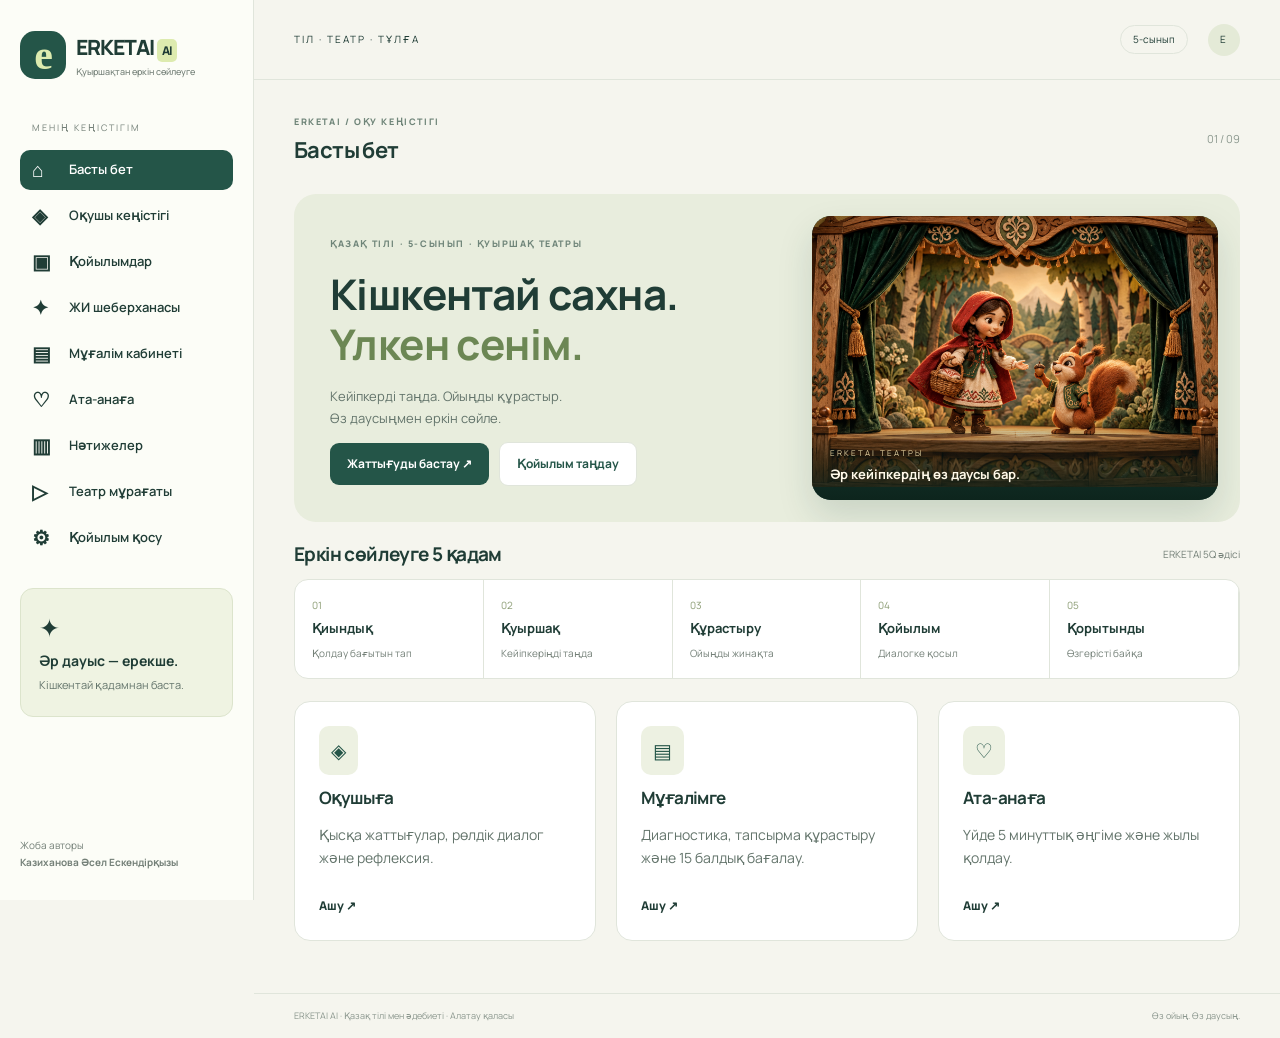
<file: index.html>
<!doctype html><html lang="kk"><head><meta charset="utf-8"><meta name="viewport" content="width=device-width,initial-scale=1"><meta name="theme-color" content="#173e36"><meta name="description" content="ERKETAI AI — 5-сынып оқушыларының қазақша ауызша сөйлеуін дамытуға арналған қуыршақ театры платформасы"><title>Басты бет · ERKETAI AI</title><link rel="stylesheet" href="styles.css?v=3"></head><body data-page="index"><a class="skip-link" href="#main">Мазмұнға өту</a><aside class="sidebar"><a class="brand" href="index.html"><span class="brandmark">е</span><span>ERKETAI <i>AI</i><small>Қуыршақтан еркін сөйлеуге</small></span></a><span class="nav-label">МЕНІҢ КЕҢІСТІГІМ</span><nav aria-label="Негізгі навигация"><a href="index.html" aria-current="page"><span>⌂</span>Басты бет</a><a href="student.html" ><span>◈</span>Оқушы кеңістігі</a><a href="plays.html" ><span>▣</span>Қойылымдар</a><a href="ai.html" ><span>✦</span>ЖИ шеберханасы</a><a href="teacher.html" ><span>▤</span>Мұғалім кабинеті</a><a href="parents.html" ><span>♡</span>Ата-анаға</a><a href="results.html" ><span>▥</span>Нәтижелер</a><a href="media.html" ><span>▷</span>Театр мұрағаты</a><a href="admin.html"><span>⚙</span>Қойылым қосу</a></nav><div class="side-note"><span>✦</span><strong>Әр дауыс — ерекше.</strong><p>Кішкентай қадамнан баста.</p></div><div class="author">Жоба авторы<br><strong>Казиханова Әсел Ескендірқызы</strong></div></aside><div class="shell"><header><span>ТІЛ · ТЕАТР · ТҰЛҒА</span><div><span class="badge">5-сынып</span><span class="avatar">Е</span></div></header><main id="main"><div class="pagehead"><div><span class="eyebrow">ERKETAI / ОҚУ КЕҢІСТІГІ</span><h2>Басты бет</h2></div><span class="page-number">01 / 09</span></div><div class="hero"><div><span class="eyebrow">ҚАЗАҚ ТІЛІ · 5-СЫНЫП · ҚУЫРШАҚ ТЕАТРЫ</span><h1>Кішкентай сахна.<br><em>Үлкен сенім.</em></h1><p>Кейіпкерді таңда. Ойыңды құрастыр.<br>Өз даусыңмен еркін сөйле.</p><div class="actions"><a class="button" href="student.html">Жаттығуды бастау ↗</a><a class="button light" href="plays.html">Қойылым таңдау</a></div></div><figure class="theatre-art"><img src="assets/erketai-theatre.png" alt="Қазақы өрнекті театр сахнасындағы Қызыл телпек пен тиін" width="1536" height="1024" fetchpriority="high"><figcaption><span>ERKETAI ТЕАТРЫ</span><strong>Әр кейіпкердің өз даусы бар.</strong></figcaption></figure></div><div class="sectionhead"><h2>Еркін сөйлеуге 5 қадам</h2><span>ERKETAI 5Q әдісі</span></div><div class="steps"><a href="teacher.html"><small>01</small><strong>Қиындық</strong><span>Қолдау бағытын тап</span></a><a href="plays.html"><small>02</small><strong>Қуыршақ</strong><span>Кейіпкеріңді таңда</span></a><a href="ai.html"><small>03</small><strong>Құрастыру</strong><span>Ойыңды жинақта</span></a><a href="student.html"><small>04</small><strong>Қойылым</strong><span>Диалогке қосыл</span></a><a href="results.html"><small>05</small><strong>Қорытынды</strong><span>Өзгерісті байқа</span></a></div><div class="grid three"><article class="card"><span class="icon">◈</span><h3>Оқушыға</h3><p>Қысқа жаттығулар, рөлдік диалог және рефлексия.</p><a class="textlink" href="student.html">Ашу ↗</a></article><article class="card"><span class="icon">▤</span><h3>Мұғалімге</h3><p>Диагностика, тапсырма құрастыру және 15 балдық бағалау.</p><a class="textlink" href="teacher.html">Ашу ↗</a></article><article class="card"><span class="icon">♡</span><h3>Ата-анаға</h3><p>Үйде 5 минуттық әңгіме және жылы қолдау.</p><a class="textlink" href="parents.html">Ашу ↗</a></article></div></main><footer>ERKETAI AI · Қазақ тілі мен әдебиеті · Алатау қаласы<span>Өз ойың. Өз даусың.</span></footer></div><script type="module" src="js/app.js?v=3"></script></body></html>
</file>
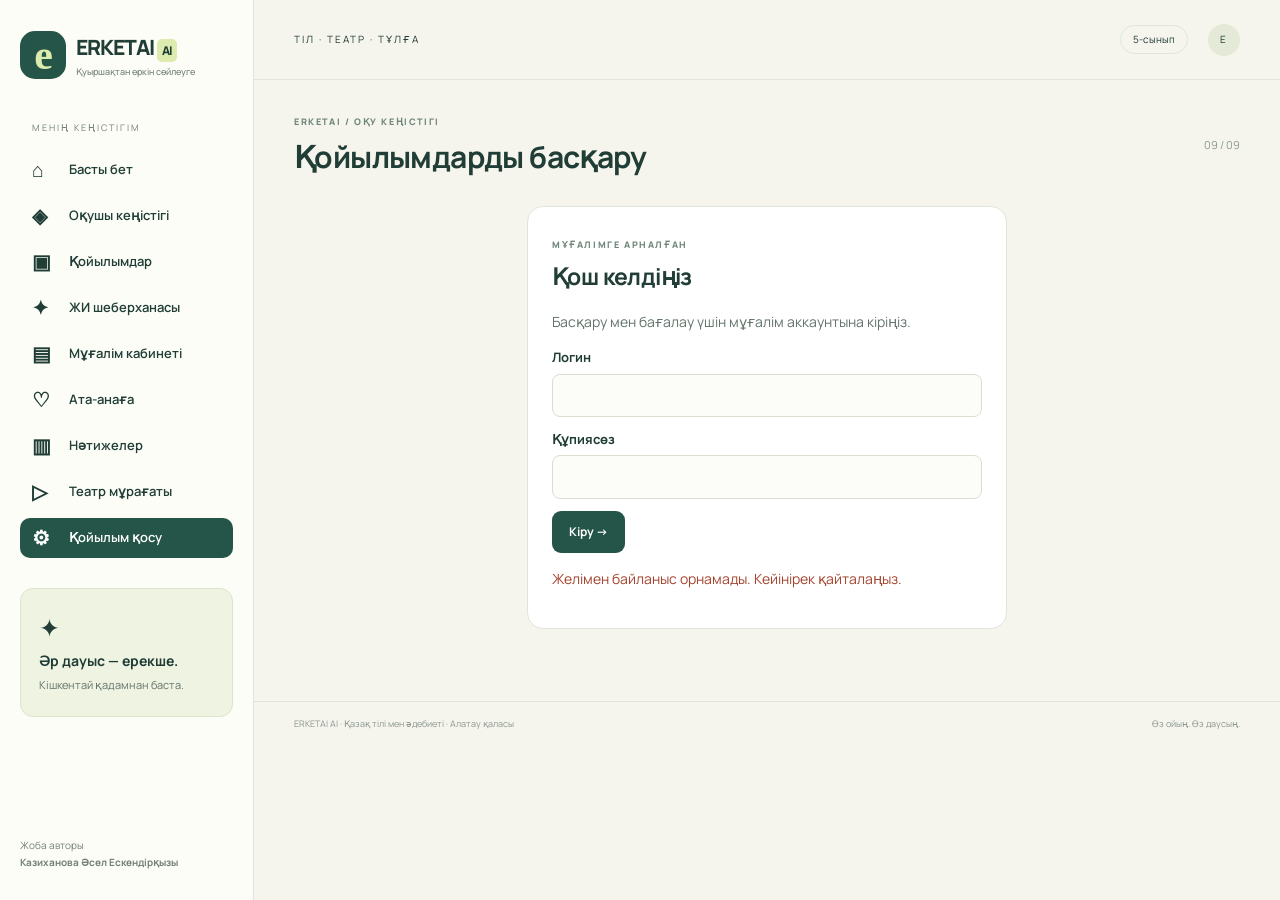
<file: admin.html>
<!doctype html><html lang="kk"><head><meta charset="utf-8"><meta name="viewport" content="width=device-width,initial-scale=1"><meta name="theme-color" content="#173e36"><meta name="description" content="ERKETAI AI — 5-сынып оқушыларының қазақша ауызша сөйлеуін дамытуға арналған қуыршақ театры платформасы"><title>Қойылымдарды басқару · ERKETAI AI</title><link rel="stylesheet" href="styles.css?v=3"></head><body data-page="admin"><a class="skip-link" href="#main">Мазмұнға өту</a><aside class="sidebar"><a class="brand" href="index.html"><span class="brandmark">е</span><span>ERKETAI <i>AI</i><small>Қуыршақтан еркін сөйлеуге</small></span></a><span class="nav-label">МЕНІҢ КЕҢІСТІГІМ</span><nav aria-label="Негізгі навигация"><a href="index.html" ><span>⌂</span>Басты бет</a><a href="student.html" ><span>◈</span>Оқушы кеңістігі</a><a href="plays.html" ><span>▣</span>Қойылымдар</a><a href="ai.html" ><span>✦</span>ЖИ шеберханасы</a><a href="teacher.html"><span>▤</span>Мұғалім кабинеті</a><a href="parents.html" ><span>♡</span>Ата-анаға</a><a href="results.html" ><span>▥</span>Нәтижелер</a><a href="media.html" ><span>▷</span>Театр мұрағаты</a><a href="admin.html" aria-current="page"><span>⚙</span>Қойылым қосу</a></nav><div class="side-note"><span>✦</span><strong>Әр дауыс — ерекше.</strong><p>Кішкентай қадамнан баста.</p></div><div class="author">Жоба авторы<br><strong>Казиханова Әсел Ескендірқызы</strong></div></aside><div class="shell"><header><span>ТІЛ · ТЕАТР · ТҰЛҒА</span><div><span class="badge">5-сынып</span><span class="avatar">Е</span></div></header><main id="main"><div class="pagehead"><div><span class="eyebrow">ERKETAI / ОҚУ КЕҢІСТІГІ</span><h1>Қойылымдарды басқару</h1></div><span class="page-number">09 / 09</span></div><section id="auth-gate" class="card auth-card"><span class="eyebrow">МҰҒАЛІМГЕ АРНАЛҒАН</span><h2>Қош келдіңіз</h2><p>Басқару мен бағалау үшін мұғалім аккаунтына кіріңіз.</p><form id="login-form"><label>Логин<input id="login-user" autocomplete="username" required maxlength="80"></label><label>Құпиясөз<input id="login-password" type="password" autocomplete="current-password" required maxlength="128"></label><button id="login-submit">Кіру →</button><p id="login-status" role="status"></p></form></section><div id="auth-controls" class="toolbar" hidden><span>Мұғалім кеңістігі · Деректер ортақ базада сақталады</span><button class="light" id="logout">Шығу</button></div><div id="protected-content" hidden><div class="grid workspace"><section class="card"><div class="sectionhead"><h2>Қойылымдар</h2><button id="refresh-plays" class="light" type="button">Жаңарту</button><button id="new-play">+ Жаңа</button></div><label>Күйі<select id="admin-filter"><option value="all">Барлығы</option><option value="published">Жарияланған</option><option value="draft">Жоба</option><option value="archived">Мұрағат</option></select></label><div id="admin-list"></div><hr><label>Ресми YouTube арнасы<input id="channel-url" type="url" placeholder="https://www.youtube.com/@..."></label><button class="light" id="save-channel">Арнаны сақтау</button><p id="channel-status" role="status"></p></section><form class="card" id="play-editor"><span class="eyebrow">МАЗМҰНДЫ БАСҚАРУ</span><h2 id="editor-title">Жаңа қойылым</h2><label>Атауы<input id="edit-title" required maxlength="100"></label><label>Санат<select id="edit-category"><option>Ертегі</option><option>Мысал</option><option>Авторлық қойылым</option></select></label><label>Қысқаша сипаттама<textarea id="edit-summary" required maxlength="600"></textarea></label><div class="fields"><label>Күйі<select id="edit-status"><option value="draft">Жоба</option><option value="published">Жарияланған</option><option value="archived">Мұрағат</option></select></label><label>Ұзақтығы, минут<input id="edit-minutes" type="number" min="1" max="120" value="12" required></label></div><label>Кейіпкерлер — әрқайсысы жаңа жолдан<textarea id="edit-characters" required maxlength="1000"></textarea></label><label>Тірек сөздер — әрқайсысы жаңа жолдан<textarea id="edit-keywords" required maxlength="1000"></textarea></label><label>1-деңгей тапсырмасы<textarea id="edit-task-1" required maxlength="1000"></textarea></label><label>2-деңгей тапсырмасы<textarea id="edit-task-2" required maxlength="1000"></textarea></label><label>3-деңгей тапсырмасы<textarea id="edit-task-3" required maxlength="1000"></textarea></label><label>Жетелеуші сұрақтар — әрқайсысы жаңа жолдан<textarea id="edit-replicas" required maxlength="3000"></textarea></label><label>Толық сценарий<textarea id="edit-script" required maxlength="20000" style="min-height:240px"></textarea></label><label>Қойылым видеосының YouTube сілтемесі<input id="edit-video" type="url" placeholder="https://www.youtube.com/watch?v=..."></label><label>Мұқаба суретін таңдау<input id="edit-cover" type="file" accept="image/jpeg,image/png,image/webp"></label><img id="cover-preview" class="editor-cover" alt="Қойылым мұқабасының алдын ала көрінісі" src="assets/erketai-theatre.png"><p class="muted">Сурет автоматты кішірейтіледі. Баланың фотосын тек тиісті рұқсатпен жариялаңыз.</p><label class="check"><input id="publish-consent" type="checkbox">Материалды жариялауға құқығым бар; мазмұн мен баланың деректеріне қатысты рұқсаттарды тексердім.</label><button id="save-play">Сақтау</button><p id="editor-status" role="status"></p></form></div></div></main><footer>ERKETAI AI · Қазақ тілі мен әдебиеті · Алатау қаласы<span>Өз ойың. Өз даусың.</span></footer></div><script type="module" src="js/app.js?v=3"></script></body></html>
</file>
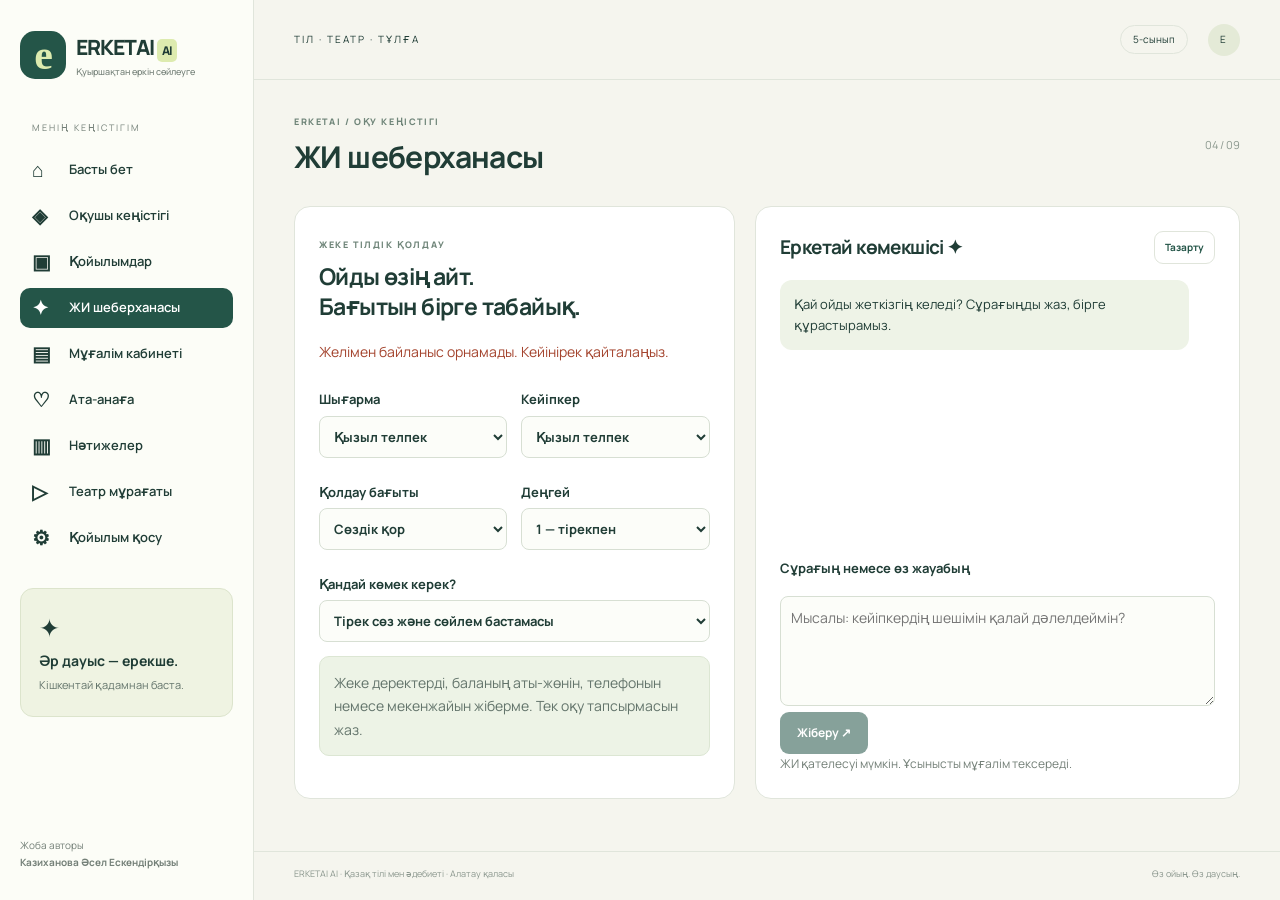
<file: ai.html>
<!doctype html><html lang="kk"><head><meta charset="utf-8"><meta name="viewport" content="width=device-width,initial-scale=1"><meta name="theme-color" content="#173e36"><meta name="description" content="ERKETAI AI — 5-сынып оқушыларының қазақша ауызша сөйлеуін дамытуға арналған қуыршақ театры платформасы"><title>ЖИ шеберханасы · ERKETAI AI</title><link rel="stylesheet" href="styles.css?v=3"></head><body data-page="ai"><a class="skip-link" href="#main">Мазмұнға өту</a><aside class="sidebar"><a class="brand" href="index.html"><span class="brandmark">е</span><span>ERKETAI <i>AI</i><small>Қуыршақтан еркін сөйлеуге</small></span></a><span class="nav-label">МЕНІҢ КЕҢІСТІГІМ</span><nav aria-label="Негізгі навигация"><a href="index.html" ><span>⌂</span>Басты бет</a><a href="student.html" ><span>◈</span>Оқушы кеңістігі</a><a href="plays.html" ><span>▣</span>Қойылымдар</a><a href="ai.html" aria-current="page"><span>✦</span>ЖИ шеберханасы</a><a href="teacher.html" ><span>▤</span>Мұғалім кабинеті</a><a href="parents.html" ><span>♡</span>Ата-анаға</a><a href="results.html" ><span>▥</span>Нәтижелер</a><a href="media.html" ><span>▷</span>Театр мұрағаты</a><a href="admin.html"><span>⚙</span>Қойылым қосу</a></nav><div class="side-note"><span>✦</span><strong>Әр дауыс — ерекше.</strong><p>Кішкентай қадамнан баста.</p></div><div class="author">Жоба авторы<br><strong>Казиханова Әсел Ескендірқызы</strong></div></aside><div class="shell"><header><span>ТІЛ · ТЕАТР · ТҰЛҒА</span><div><span class="badge">5-сынып</span><span class="avatar">Е</span></div></header><main id="main"><div class="pagehead"><div><span class="eyebrow">ERKETAI / ОҚУ КЕҢІСТІГІ</span><h1>ЖИ шеберханасы</h1></div><span class="page-number">04 / 09</span></div><div class="grid workspace"><section class="card"><span class="eyebrow">ЖЕКЕ ТІЛДІК ҚОЛДАУ</span><h2>Ойды өзің айт.<br>Бағытын бірге табайық.</h2><p id="content-status" role="status"></p><div class="fields"><label>Шығарма<select id="play"><option>Қызыл телпек</option><option>Қасқыр мен тиін</option></select></label><label>Кейіпкер<select id="character"><option>Қызыл телпек</option><option>Әже</option><option>Қасқыр</option></select></label><label>Қолдау бағыты<select id="difficulty"><option>Сөздік қор</option><option>Сөйлем құрау</option><option>Диалог жүргізу</option><option>Пікірді дәлелдеу</option><option>Сенімді сөйлеу</option></select></label><label>Деңгей<select id="level"><option>1 — тірекпен</option><option>2 — жартылай дербес</option><option>3 — дербес</option></select></label></div><label>Қандай көмек керек?<select id="mode"><option value="support">Тірек сөз және сөйлем бастамасы</option><option value="levels">Үш деңгейлі тапсырма</option><option value="dialogue">Рөлдік диалог</option><option value="feedback">Менің жауабымды талдау</option><option value="parent">Үйдегі қысқа диалог</option></select></label><p class="notice">Жеке деректерді, баланың аты-жөнін, телефонын немесе мекенжайын жіберме. Тек оқу тапсырмасын жаз.</p></section><section class="card chat"><div class="sectionhead"><h2>Еркетай көмекшісі ✦</h2><button class="light small" id="clear-chat">Тазарту</button></div><div id="messages" aria-live="polite"><div class="message assistant">Қай ойды жеткізгің келеді? Сұрағыңды жаз, бірге құрастырамыз.</div></div><form id="chat-form"><label for="prompt">Сұрағың немесе өз жауабың</label><textarea id="prompt" required maxlength="1800" placeholder="Мысалы: кейіпкердің шешімін қалай дәлелдеймін?"></textarea><div class="actions"><button id="send">Жіберу ↗</button><span id="ai-status" role="status"></span></div></form><small>ЖИ қателесуі мүмкін. Ұсынысты мұғалім тексереді.</small></section></div></main><footer>ERKETAI AI · Қазақ тілі мен әдебиеті · Алатау қаласы<span>Өз ойың. Өз даусың.</span></footer></div><script type="module" src="js/app.js?v=3"></script></body></html>
</file>
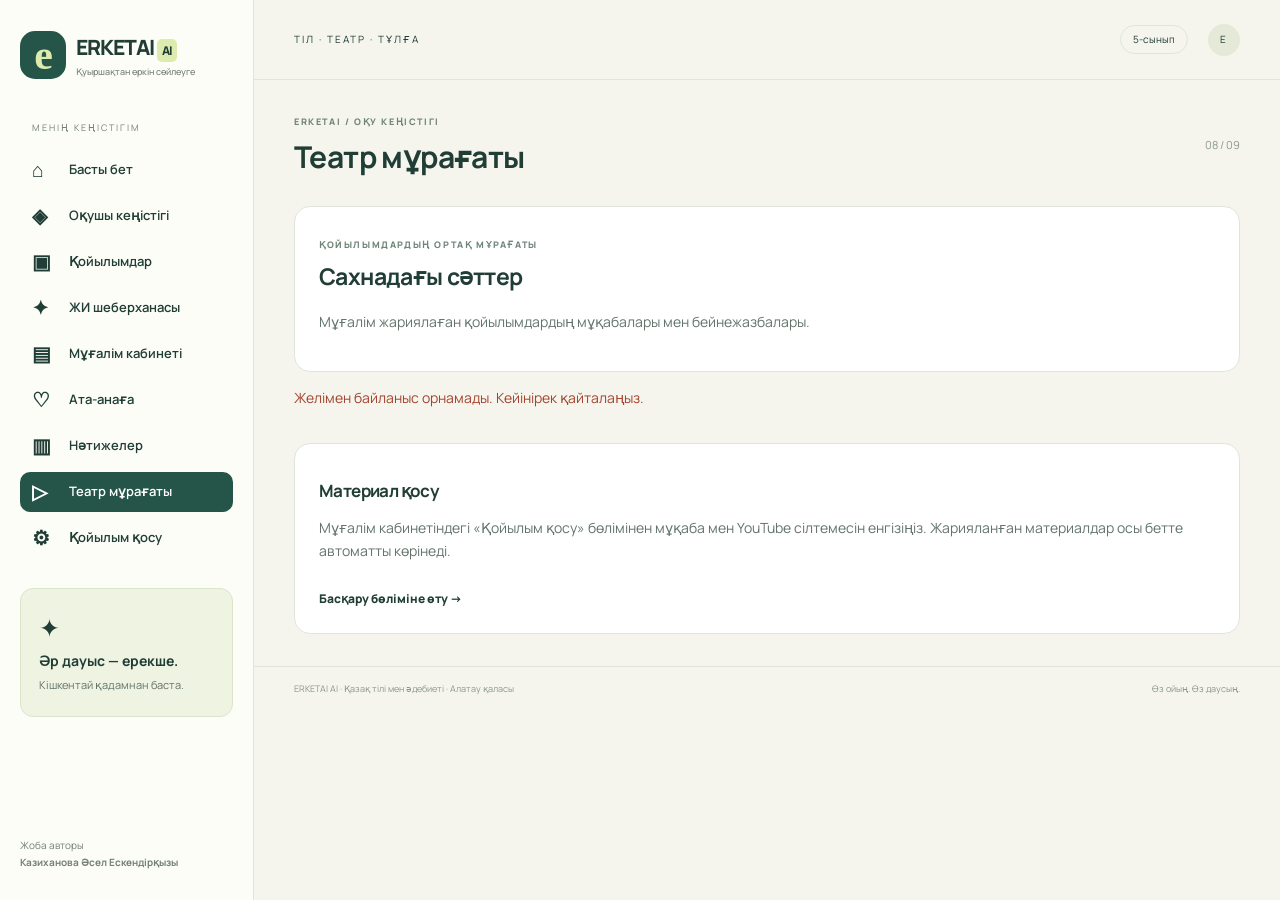
<file: media.html>
<!doctype html><html lang="kk"><head><meta charset="utf-8"><meta name="viewport" content="width=device-width,initial-scale=1"><meta name="theme-color" content="#173e36"><meta name="description" content="ERKETAI AI — 5-сынып оқушыларының қазақша ауызша сөйлеуін дамытуға арналған қуыршақ театры платформасы"><title>Театр мұрағаты · ERKETAI AI</title><link rel="stylesheet" href="styles.css?v=3"></head><body data-page="media"><a class="skip-link" href="#main">Мазмұнға өту</a><aside class="sidebar"><a class="brand" href="index.html"><span class="brandmark">е</span><span>ERKETAI <i>AI</i><small>Қуыршақтан еркін сөйлеуге</small></span></a><span class="nav-label">МЕНІҢ КЕҢІСТІГІМ</span><nav aria-label="Негізгі навигация"><a href="index.html" ><span>⌂</span>Басты бет</a><a href="student.html" ><span>◈</span>Оқушы кеңістігі</a><a href="plays.html" ><span>▣</span>Қойылымдар</a><a href="ai.html" ><span>✦</span>ЖИ шеберханасы</a><a href="teacher.html" ><span>▤</span>Мұғалім кабинеті</a><a href="parents.html" ><span>♡</span>Ата-анаға</a><a href="results.html" ><span>▥</span>Нәтижелер</a><a href="media.html" aria-current="page"><span>▷</span>Театр мұрағаты</a><a href="admin.html"><span>⚙</span>Қойылым қосу</a></nav><div class="side-note"><span>✦</span><strong>Әр дауыс — ерекше.</strong><p>Кішкентай қадамнан баста.</p></div><div class="author">Жоба авторы<br><strong>Казиханова Әсел Ескендірқызы</strong></div></aside><div class="shell"><header><span>ТІЛ · ТЕАТР · ТҰЛҒА</span><div><span class="badge">5-сынып</span><span class="avatar">Е</span></div></header><main id="main"><div class="pagehead"><div><span class="eyebrow">ERKETAI / ОҚУ КЕҢІСТІГІ</span><h1>Театр мұрағаты</h1></div><span class="page-number">08 / 09</span></div><section class="card"><span class="eyebrow">ҚОЙЫЛЫМДАРДЫҢ ОРТАҚ МҰРАҒАТЫ</span><h2>Сахнадағы сәттер</h2><p>Мұғалім жариялаған қойылымдардың мұқабалары мен бейнежазбалары.</p><a id="channel-link" class="button" hidden target="_blank" rel="noopener noreferrer">Ресми YouTube арнасы ↗</a></section><p id="content-status" role="status"></p><div id="media-grid" class="grid two"></div><section class="card"><h3>Материал қосу</h3><p>Мұғалім кабинетіндегі «Қойылым қосу» бөлімінен мұқаба мен YouTube сілтемесін енгізіңіз. Жарияланған материалдар осы бетте автоматты көрінеді.</p><a href="admin.html" class="textlink">Басқару бөліміне өту →</a></section></main><footer>ERKETAI AI · Қазақ тілі мен әдебиеті · Алатау қаласы<span>Өз ойың. Өз даусың.</span></footer></div><script type="module" src="js/app.js?v=3"></script></body></html>
</file>
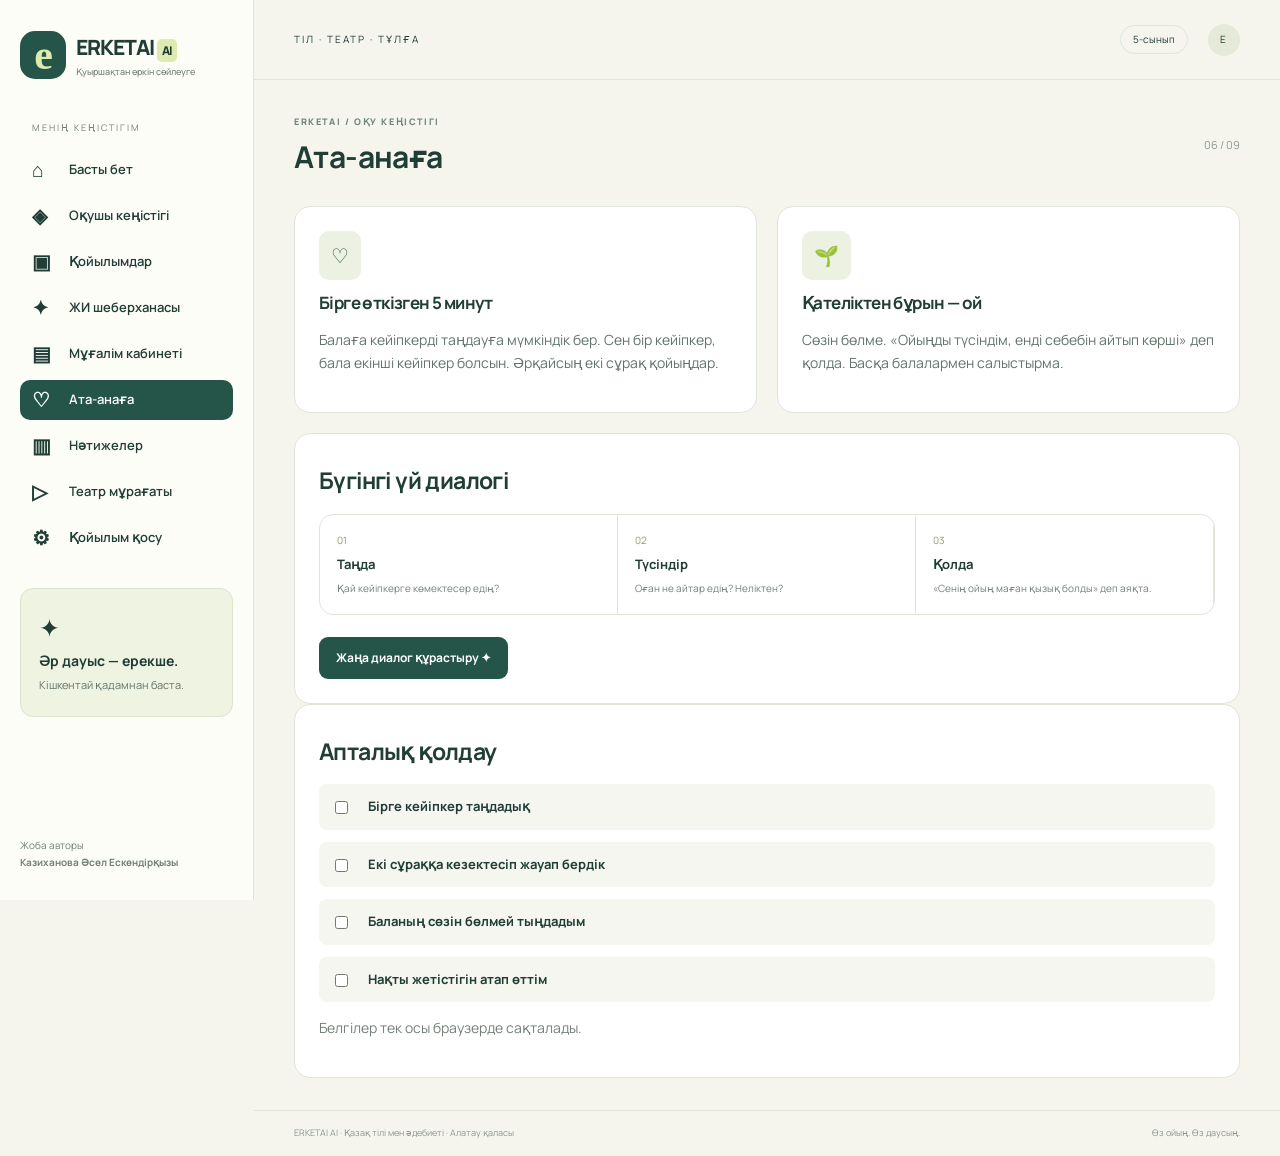
<file: parents.html>
<!doctype html><html lang="kk"><head><meta charset="utf-8"><meta name="viewport" content="width=device-width,initial-scale=1"><meta name="theme-color" content="#173e36"><meta name="description" content="ERKETAI AI — 5-сынып оқушыларының қазақша ауызша сөйлеуін дамытуға арналған қуыршақ театры платформасы"><title>Ата-анаға · ERKETAI AI</title><link rel="stylesheet" href="styles.css?v=3"></head><body data-page="parents"><a class="skip-link" href="#main">Мазмұнға өту</a><aside class="sidebar"><a class="brand" href="index.html"><span class="brandmark">е</span><span>ERKETAI <i>AI</i><small>Қуыршақтан еркін сөйлеуге</small></span></a><span class="nav-label">МЕНІҢ КЕҢІСТІГІМ</span><nav aria-label="Негізгі навигация"><a href="index.html" ><span>⌂</span>Басты бет</a><a href="student.html" ><span>◈</span>Оқушы кеңістігі</a><a href="plays.html" ><span>▣</span>Қойылымдар</a><a href="ai.html" ><span>✦</span>ЖИ шеберханасы</a><a href="teacher.html" ><span>▤</span>Мұғалім кабинеті</a><a href="parents.html" aria-current="page"><span>♡</span>Ата-анаға</a><a href="results.html" ><span>▥</span>Нәтижелер</a><a href="media.html" ><span>▷</span>Театр мұрағаты</a><a href="admin.html"><span>⚙</span>Қойылым қосу</a></nav><div class="side-note"><span>✦</span><strong>Әр дауыс — ерекше.</strong><p>Кішкентай қадамнан баста.</p></div><div class="author">Жоба авторы<br><strong>Казиханова Әсел Ескендірқызы</strong></div></aside><div class="shell"><header><span>ТІЛ · ТЕАТР · ТҰЛҒА</span><div><span class="badge">5-сынып</span><span class="avatar">Е</span></div></header><main id="main"><div class="pagehead"><div><span class="eyebrow">ERKETAI / ОҚУ КЕҢІСТІГІ</span><h1>Ата-анаға</h1></div><span class="page-number">06 / 09</span></div><div class="grid two"><article class="card"><span class="icon">♡</span><h3>Бірге өткізген 5 минут</h3><p>Балаға кейіпкерді таңдауға мүмкіндік бер. Сен бір кейіпкер, бала екінші кейіпкер болсын. Әрқайсың екі сұрақ қойыңдар.</p></article><article class="card"><span class="icon">🌱</span><h3>Қателіктен бұрын — ой</h3><p>Сөзін бөлме. «Ойыңды түсіндім, енді себебін айтып көрші» деп қолда. Басқа балалармен салыстырма.</p></article></div><section class="card"><h2>Бүгінгі үй диалогі</h2><div class="steps"><div><small>01</small><strong>Таңда</strong><span>Қай кейіпкерге көмектесер едің?</span></div><div><small>02</small><strong>Түсіндір</strong><span>Оған не айтар едің? Неліктен?</span></div><div><small>03</small><strong>Қолда</strong><span>«Сенің ойың маған қызық болды» деп аяқта.</span></div></div><a class="button" href="ai.html?mode=parent">Жаңа диалог құрастыру ✦</a></section><section class="card"><h2>Апталық қолдау</h2><label class="check"><input type="checkbox" data-home="0">Бірге кейіпкер таңдадық</label><label class="check"><input type="checkbox" data-home="1">Екі сұраққа кезектесіп жауап бердік</label><label class="check"><input type="checkbox" data-home="2">Баланың сөзін бөлмей тыңдадым</label><label class="check"><input type="checkbox" data-home="3">Нақты жетістігін атап өттім</label><p class="muted">Белгілер тек осы браузерде сақталады.</p></section></main><footer>ERKETAI AI · Қазақ тілі мен әдебиеті · Алатау қаласы<span>Өз ойың. Өз даусың.</span></footer></div><script type="module" src="js/app.js?v=3"></script></body></html>
</file>
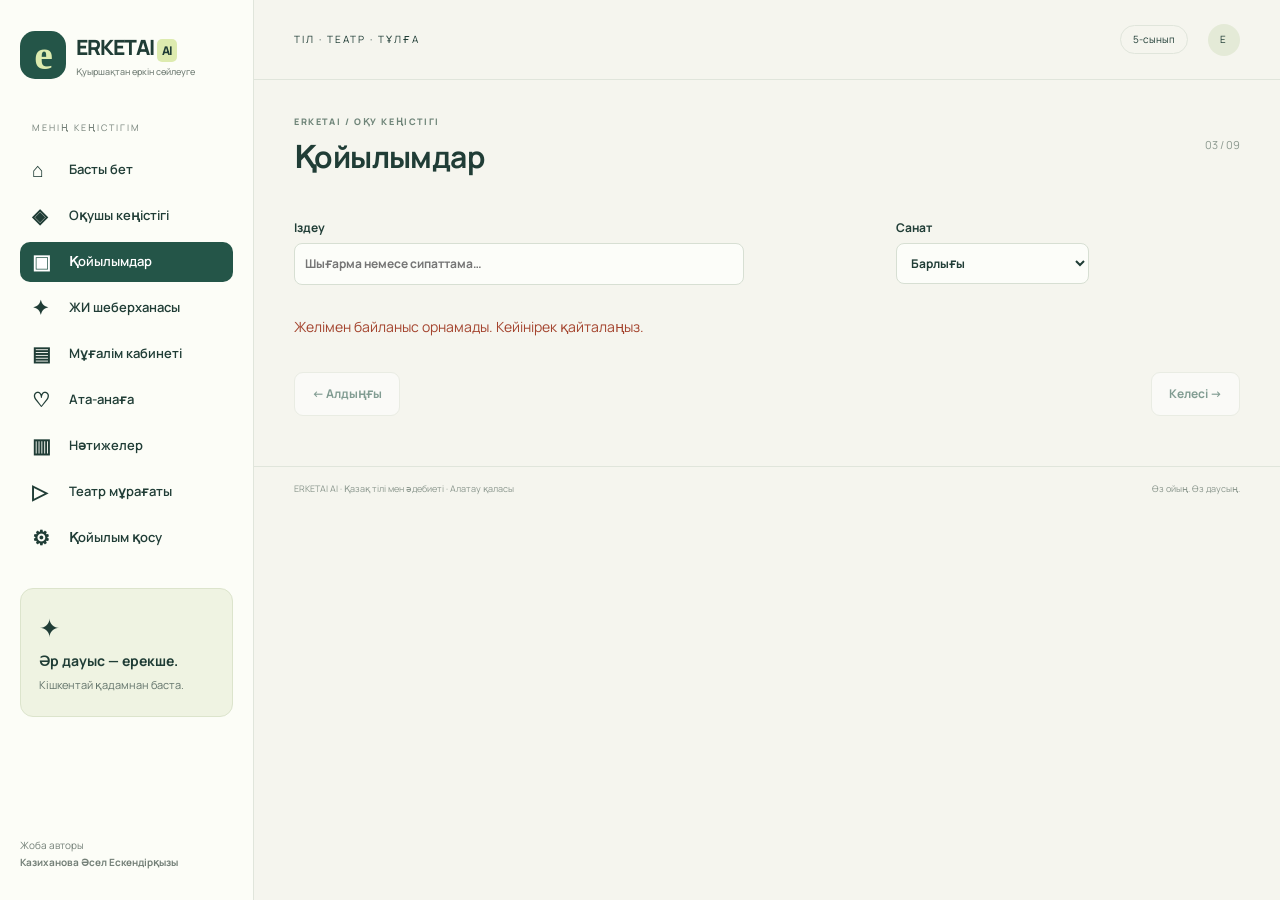
<file: plays.html>
<!doctype html><html lang="kk"><head><meta charset="utf-8"><meta name="viewport" content="width=device-width,initial-scale=1"><meta name="theme-color" content="#173e36"><meta name="description" content="ERKETAI AI — 5-сынып оқушыларының қазақша ауызша сөйлеуін дамытуға арналған қуыршақ театры платформасы"><title>Қойылымдар · ERKETAI AI</title><link rel="stylesheet" href="styles.css?v=3"></head><body data-page="plays"><a class="skip-link" href="#main">Мазмұнға өту</a><aside class="sidebar"><a class="brand" href="index.html"><span class="brandmark">е</span><span>ERKETAI <i>AI</i><small>Қуыршақтан еркін сөйлеуге</small></span></a><span class="nav-label">МЕНІҢ КЕҢІСТІГІМ</span><nav aria-label="Негізгі навигация"><a href="index.html" ><span>⌂</span>Басты бет</a><a href="student.html" ><span>◈</span>Оқушы кеңістігі</a><a href="plays.html" aria-current="page"><span>▣</span>Қойылымдар</a><a href="ai.html" ><span>✦</span>ЖИ шеберханасы</a><a href="teacher.html" ><span>▤</span>Мұғалім кабинеті</a><a href="parents.html" ><span>♡</span>Ата-анаға</a><a href="results.html" ><span>▥</span>Нәтижелер</a><a href="media.html" ><span>▷</span>Театр мұрағаты</a><a href="admin.html"><span>⚙</span>Қойылым қосу</a></nav><div class="side-note"><span>✦</span><strong>Әр дауыс — ерекше.</strong><p>Кішкентай қадамнан баста.</p></div><div class="author">Жоба авторы<br><strong>Казиханова Әсел Ескендірқызы</strong></div></aside><div class="shell"><header><span>ТІЛ · ТЕАТР · ТҰЛҒА</span><div><span class="badge">5-сынып</span><span class="avatar">Е</span></div></header><main id="main"><div class="pagehead"><div><span class="eyebrow">ERKETAI / ОҚУ КЕҢІСТІГІ</span><h1>Қойылымдар</h1></div><span class="page-number">03 / 09</span></div><div class="toolbar"><label class="search">Іздеу<input id="search" placeholder="Шығарма немесе сипаттама…"></label><label>Санат<select id="category-filter"><option value="">Барлығы</option><option>Ертегі</option><option>Мысал</option><option>Авторлық қойылым</option></select></label><span id="play-count"></span></div><p id="content-status" role="status"></p><div id="play-list" class="grid two"></div><div class="toolbar" aria-label="Беттеу"><button id="prev-page" class="light">← Алдыңғы</button><span id="page-info" role="status"></span><button id="next-page" class="light">Келесі →</button></div><p id="no-results" hidden>Бұл іздеу бойынша қойылым табылмады.</p></main><footer>ERKETAI AI · Қазақ тілі мен әдебиеті · Алатау қаласы<span>Өз ойың. Өз даусың.</span></footer></div><script type="module" src="js/app.js?v=3"></script></body></html>
</file>
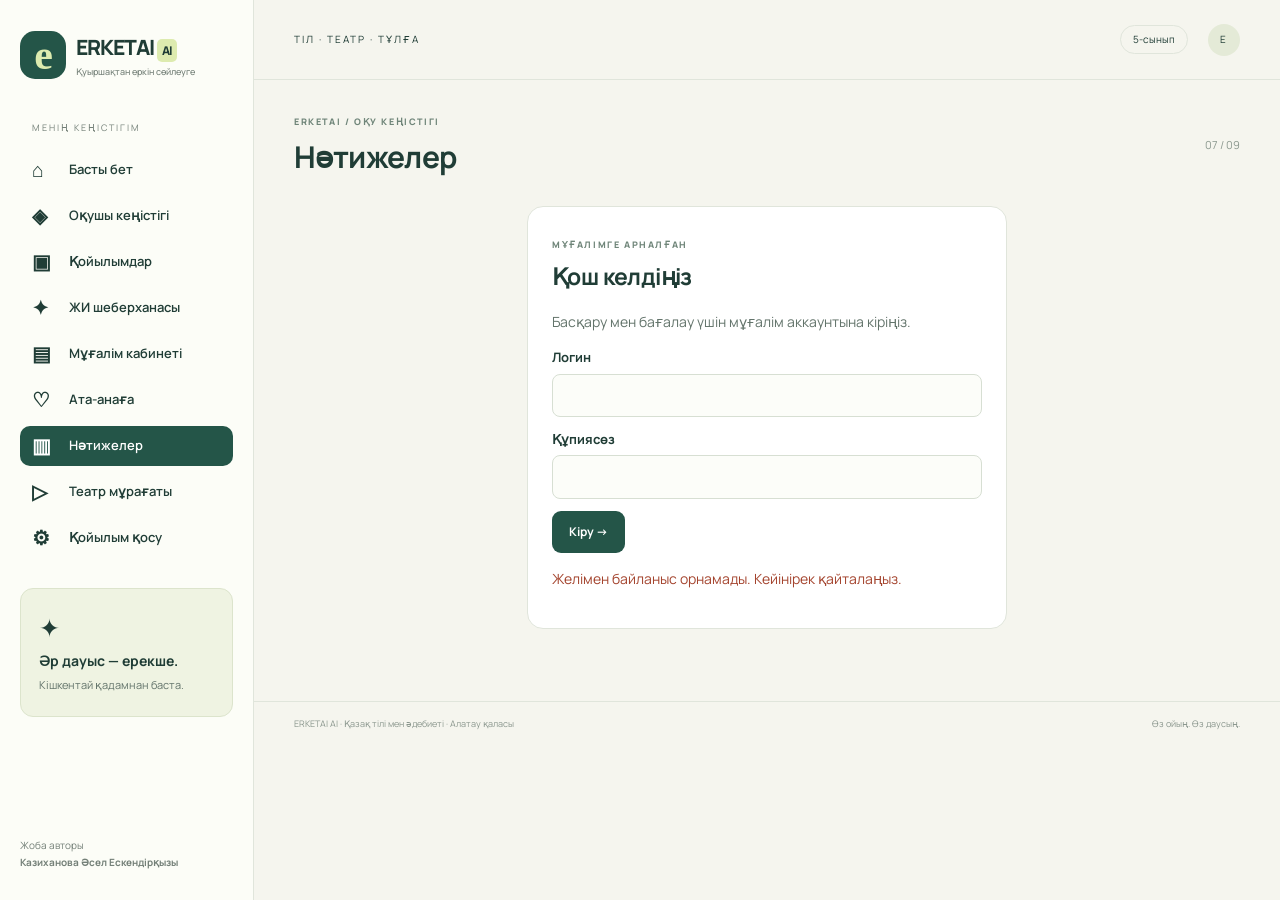
<file: results.html>
<!doctype html><html lang="kk"><head><meta charset="utf-8"><meta name="viewport" content="width=device-width,initial-scale=1"><meta name="theme-color" content="#173e36"><meta name="description" content="ERKETAI AI — 5-сынып оқушыларының қазақша ауызша сөйлеуін дамытуға арналған қуыршақ театры платформасы"><title>Нәтижелер · ERKETAI AI</title><link rel="stylesheet" href="styles.css?v=3"></head><body data-page="results"><a class="skip-link" href="#main">Мазмұнға өту</a><aside class="sidebar"><a class="brand" href="index.html"><span class="brandmark">е</span><span>ERKETAI <i>AI</i><small>Қуыршақтан еркін сөйлеуге</small></span></a><span class="nav-label">МЕНІҢ КЕҢІСТІГІМ</span><nav aria-label="Негізгі навигация"><a href="index.html" ><span>⌂</span>Басты бет</a><a href="student.html" ><span>◈</span>Оқушы кеңістігі</a><a href="plays.html" ><span>▣</span>Қойылымдар</a><a href="ai.html" ><span>✦</span>ЖИ шеберханасы</a><a href="teacher.html" ><span>▤</span>Мұғалім кабинеті</a><a href="parents.html" ><span>♡</span>Ата-анаға</a><a href="results.html" aria-current="page"><span>▥</span>Нәтижелер</a><a href="media.html" ><span>▷</span>Театр мұрағаты</a><a href="admin.html"><span>⚙</span>Қойылым қосу</a></nav><div class="side-note"><span>✦</span><strong>Әр дауыс — ерекше.</strong><p>Кішкентай қадамнан баста.</p></div><div class="author">Жоба авторы<br><strong>Казиханова Әсел Ескендірқызы</strong></div></aside><div class="shell"><header><span>ТІЛ · ТЕАТР · ТҰЛҒА</span><div><span class="badge">5-сынып</span><span class="avatar">Е</span></div></header><main id="main"><div class="pagehead"><div><span class="eyebrow">ERKETAI / ОҚУ КЕҢІСТІГІ</span><h1>Нәтижелер</h1></div><span class="page-number">07 / 09</span></div><section id="auth-gate" class="card auth-card"><span class="eyebrow">МҰҒАЛІМГЕ АРНАЛҒАН</span><h2>Қош келдіңіз</h2><p>Басқару мен бағалау үшін мұғалім аккаунтына кіріңіз.</p><form id="login-form"><label>Логин<input id="login-user" autocomplete="username" required maxlength="80"></label><label>Құпиясөз<input id="login-password" type="password" autocomplete="current-password" required maxlength="128"></label><button id="login-submit">Кіру →</button><p id="login-status" role="status"></p></form></section><div id="auth-controls" class="toolbar" hidden><span>Мұғалім кеңістігі · Деректер ортақ базада сақталады</span><button class="light" id="logout">Шығу</button></div><div id="protected-content" hidden><div class="toolbar"><label>Шартты код<select id="result-code"></select></label><div class="actions"><button id="export">CSV жүктеу</button></div></div><div id="result-panel"></div><p class="muted">Бағалар ортақ базада сақталады. Бұл — мұғалім енгізген көрсеткіштер; автоматты ЖИ бағасы емес.</p><a href="teacher.html" class="button">Жаңа бағалау енгізу →</a></div></main><footer>ERKETAI AI · Қазақ тілі мен әдебиеті · Алатау қаласы<span>Өз ойың. Өз даусың.</span></footer></div><script type="module" src="js/app.js?v=3"></script></body></html>
</file>
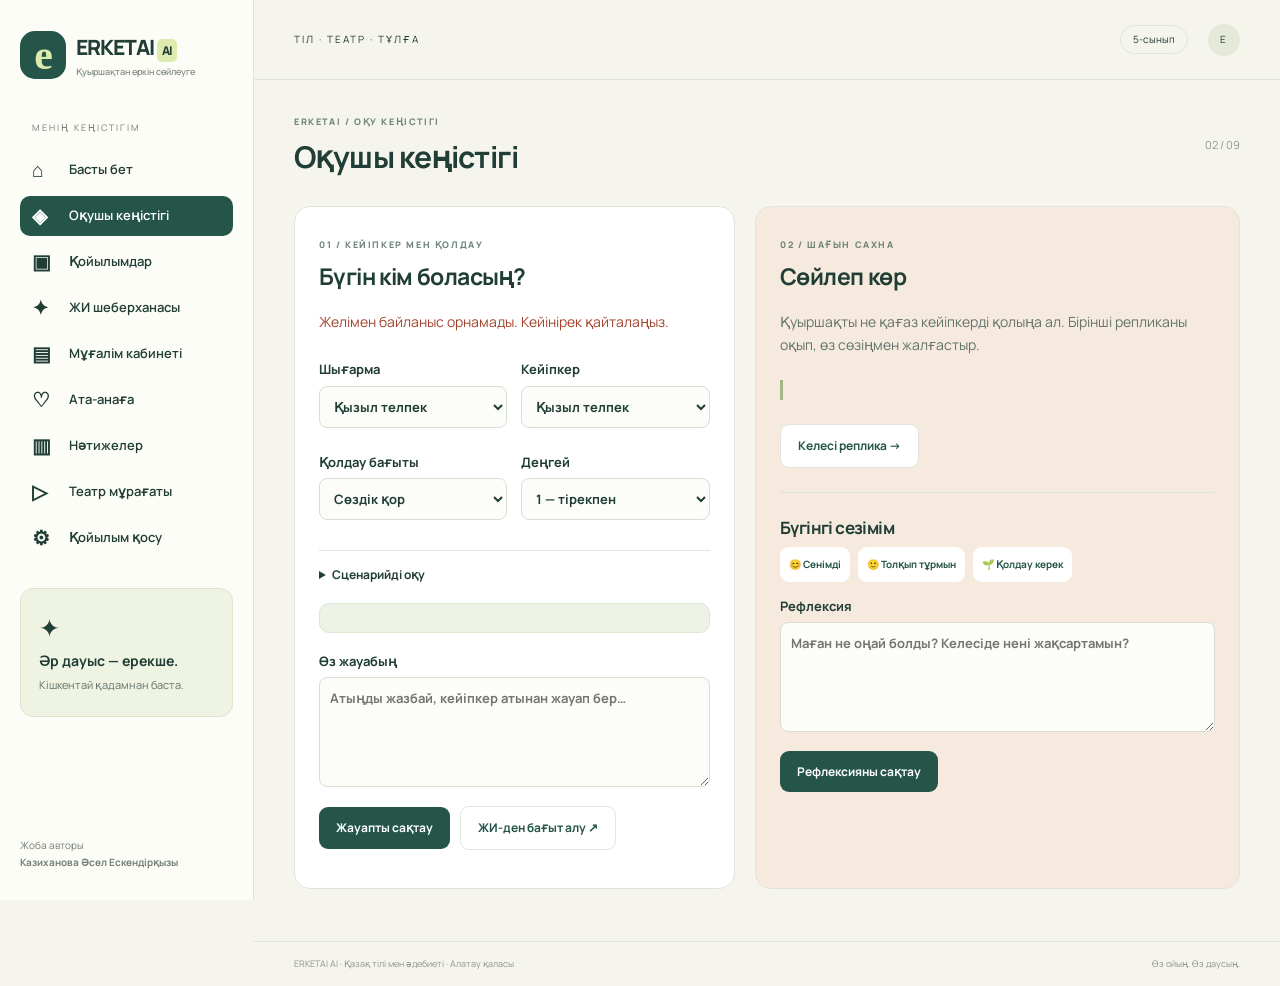
<file: student.html>
<!doctype html><html lang="kk"><head><meta charset="utf-8"><meta name="viewport" content="width=device-width,initial-scale=1"><meta name="theme-color" content="#173e36"><meta name="description" content="ERKETAI AI — 5-сынып оқушыларының қазақша ауызша сөйлеуін дамытуға арналған қуыршақ театры платформасы"><title>Оқушы кеңістігі · ERKETAI AI</title><link rel="stylesheet" href="styles.css?v=3"></head><body data-page="student"><a class="skip-link" href="#main">Мазмұнға өту</a><aside class="sidebar"><a class="brand" href="index.html"><span class="brandmark">е</span><span>ERKETAI <i>AI</i><small>Қуыршақтан еркін сөйлеуге</small></span></a><span class="nav-label">МЕНІҢ КЕҢІСТІГІМ</span><nav aria-label="Негізгі навигация"><a href="index.html" ><span>⌂</span>Басты бет</a><a href="student.html" aria-current="page"><span>◈</span>Оқушы кеңістігі</a><a href="plays.html" ><span>▣</span>Қойылымдар</a><a href="ai.html" ><span>✦</span>ЖИ шеберханасы</a><a href="teacher.html" ><span>▤</span>Мұғалім кабинеті</a><a href="parents.html" ><span>♡</span>Ата-анаға</a><a href="results.html" ><span>▥</span>Нәтижелер</a><a href="media.html" ><span>▷</span>Театр мұрағаты</a><a href="admin.html"><span>⚙</span>Қойылым қосу</a></nav><div class="side-note"><span>✦</span><strong>Әр дауыс — ерекше.</strong><p>Кішкентай қадамнан баста.</p></div><div class="author">Жоба авторы<br><strong>Казиханова Әсел Ескендірқызы</strong></div></aside><div class="shell"><header><span>ТІЛ · ТЕАТР · ТҰЛҒА</span><div><span class="badge">5-сынып</span><span class="avatar">Е</span></div></header><main id="main"><div class="pagehead"><div><span class="eyebrow">ERKETAI / ОҚУ КЕҢІСТІГІ</span><h1>Оқушы кеңістігі</h1></div><span class="page-number">02 / 09</span></div><div class="grid workspace"><section class="card"><span class="eyebrow">01 / КЕЙІПКЕР МЕН ҚОЛДАУ</span><h2>Бүгін кім боласың?</h2><p id="content-status" role="status"></p><div class="fields"><label>Шығарма<select id="play"><option>Қызыл телпек</option><option>Қасқыр мен тиін</option></select></label><label>Кейіпкер<select id="character"><option>Қызыл телпек</option><option>Әже</option><option>Қасқыр</option></select></label><label>Қолдау бағыты<select id="difficulty"><option>Сөздік қор</option><option>Сөйлем құрау</option><option>Диалог жүргізу</option><option>Пікірді дәлелдеу</option><option>Сенімді сөйлеу</option></select></label><label>Деңгей<select id="level"><option>1 — тірекпен</option><option>2 — жартылай дербес</option><option>3 — дербес</option></select></label></div><details><summary>Сценарийді оқу</summary><pre id="student-script" class="script-text"></pre></details><div id="exercise" class="notice"></div><label>Өз жауабың<textarea id="draft" maxlength="1800" placeholder="Атыңды жазбай, кейіпкер атынан жауап бер…"></textarea></label><div class="actions"><button id="save-draft">Жауапты сақтау</button><button class="light" id="help-ai">ЖИ-ден бағыт алу ↗</button></div><p id="save-status" role="status"></p></section><section class="card peach"><span class="eyebrow">02 / ШАҒЫН САХНА</span><h2>Сөйлеп көр</h2><p>Қуыршақты не қағаз кейіпкерді қолыңа ал. Бірінші репликаны оқып, өз сөзіңмен жалғастыр.</p><blockquote id="replica"></blockquote><button class="light" id="next-replica">Келесі реплика →</button><hr><h3>Бүгінгі сезімім</h3><div class="moods"><button data-mood="Сенімді">😊 Сенімді</button><button data-mood="Толқып тұрмын">🙂 Толқып тұрмын</button><button data-mood="Қолдау керек">🌱 Қолдау керек</button></div><p id="mood-status" role="status"></p><label>Рефлексия<textarea id="reflection" maxlength="600" placeholder="Маған не оңай болды? Келесіде нені жақсартамын?"></textarea></label><button id="save-reflection">Рефлексияны сақтау</button></section></div></main><footer>ERKETAI AI · Қазақ тілі мен әдебиеті · Алатау қаласы<span>Өз ойың. Өз даусың.</span></footer></div><script type="module" src="js/app.js?v=3"></script></body></html>
</file>
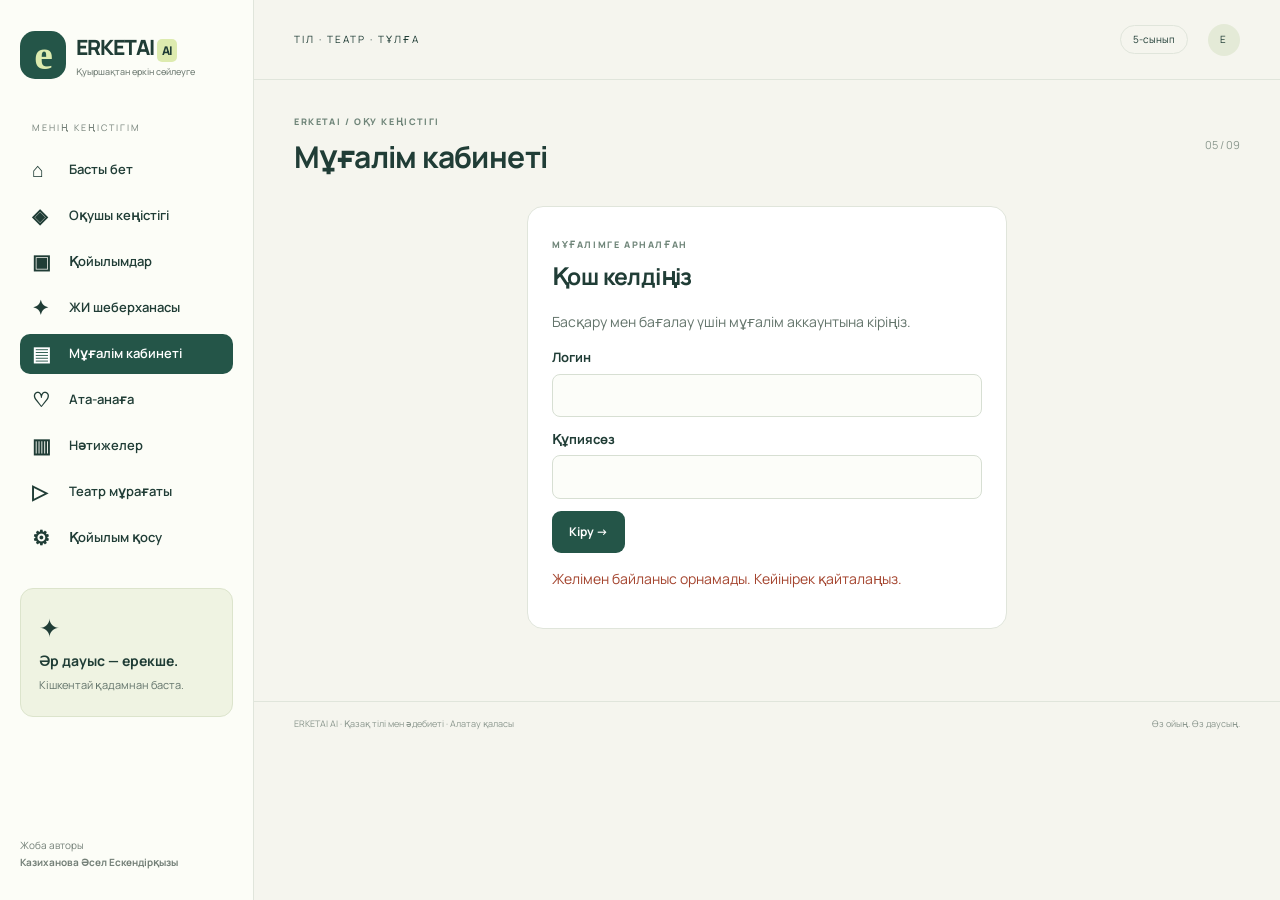
<file: teacher.html>
<!doctype html><html lang="kk"><head><meta charset="utf-8"><meta name="viewport" content="width=device-width,initial-scale=1"><meta name="theme-color" content="#173e36"><meta name="description" content="ERKETAI AI — 5-сынып оқушыларының қазақша ауызша сөйлеуін дамытуға арналған қуыршақ театры платформасы"><title>Мұғалім кабинеті · ERKETAI AI</title><link rel="stylesheet" href="styles.css?v=3"></head><body data-page="teacher"><a class="skip-link" href="#main">Мазмұнға өту</a><aside class="sidebar"><a class="brand" href="index.html"><span class="brandmark">е</span><span>ERKETAI <i>AI</i><small>Қуыршақтан еркін сөйлеуге</small></span></a><span class="nav-label">МЕНІҢ КЕҢІСТІГІМ</span><nav aria-label="Негізгі навигация"><a href="index.html" ><span>⌂</span>Басты бет</a><a href="student.html" ><span>◈</span>Оқушы кеңістігі</a><a href="plays.html" ><span>▣</span>Қойылымдар</a><a href="ai.html" ><span>✦</span>ЖИ шеберханасы</a><a href="teacher.html" aria-current="page"><span>▤</span>Мұғалім кабинеті</a><a href="parents.html" ><span>♡</span>Ата-анаға</a><a href="results.html" ><span>▥</span>Нәтижелер</a><a href="media.html" ><span>▷</span>Театр мұрағаты</a><a href="admin.html"><span>⚙</span>Қойылым қосу</a></nav><div class="side-note"><span>✦</span><strong>Әр дауыс — ерекше.</strong><p>Кішкентай қадамнан баста.</p></div><div class="author">Жоба авторы<br><strong>Казиханова Әсел Ескендірқызы</strong></div></aside><div class="shell"><header><span>ТІЛ · ТЕАТР · ТҰЛҒА</span><div><span class="badge">5-сынып</span><span class="avatar">Е</span></div></header><main id="main"><div class="pagehead"><div><span class="eyebrow">ERKETAI / ОҚУ КЕҢІСТІГІ</span><h1>Мұғалім кабинеті</h1></div><span class="page-number">05 / 09</span></div><section id="auth-gate" class="card auth-card"><span class="eyebrow">МҰҒАЛІМГЕ АРНАЛҒАН</span><h2>Қош келдіңіз</h2><p>Басқару мен бағалау үшін мұғалім аккаунтына кіріңіз.</p><form id="login-form"><label>Логин<input id="login-user" autocomplete="username" required maxlength="80"></label><label>Құпиясөз<input id="login-password" type="password" autocomplete="current-password" required maxlength="128"></label><button id="login-submit">Кіру →</button><p id="login-status" role="status"></p></form></section><div id="auth-controls" class="toolbar" hidden><span>Мұғалім кеңістігі · Деректер ортақ базада сақталады</span><button class="light" id="logout">Шығу</button></div><div id="protected-content" hidden><div class="grid workspace"><form id="assessment" class="card"><h2>Сөйлеу диагностикасы</h2><div class="fields"><label>Шартты код<input id="student-code" required maxlength="24" pattern="[A-Za-z0-9_-]{1,24}" placeholder="OQ-01"></label><label>Кезең<select id="phase"><option value="before">Бастапқы</option><option value="after">Қорытынды</option></select></label></div><p>0 — әлі байқалмады; 1 — елеулі қолдаумен; 2 — аз қолдаумен; 3 — дербес.</p><label>Сөздік қор<select class="score"><option value="0">0 — әлі байқалмады</option><option value="1">1 — елеулі қолдаумен</option><option value="2">2 — аз қолдаумен</option><option value="3">3 — дербес</option></select></label><label>Байланыстырып сөйлеу<select class="score"><option value="0">0 — әлі байқалмады</option><option value="1">1 — елеулі қолдаумен</option><option value="2">2 — аз қолдаумен</option><option value="3">3 — дербес</option></select></label><label>Диалог жүргізу<select class="score"><option value="0">0 — әлі байқалмады</option><option value="1">1 — елеулі қолдаумен</option><option value="2">2 — аз қолдаумен</option><option value="3">3 — дербес</option></select></label><label>Кейіпкер әрекетін дәлелдеу<select class="score"><option value="0">0 — әлі байқалмады</option><option value="1">1 — елеулі қолдаумен</option><option value="2">2 — аз қолдаумен</option><option value="3">3 — дербес</option></select></label><label>Сенімді сөйлеу<select class="score"><option value="0">0 — әлі байқалмады</option><option value="1">1 — елеулі қолдаумен</option><option value="2">2 — аз қолдаумен</option><option value="3">3 — дербес</option></select></label><button>Бағалауды сақтау</button><p id="assessment-status" role="status"></p></form><section class="card"><span class="eyebrow">ЖЕКЕ ТІЛДІК ҚОЛДАУ</span><h2>Қолдау жоспары</h2><form id="plan-form"><label>Шартты код<input id="plan-code" pattern="[A-Za-z0-9_-]{1,24}" required maxlength="24" placeholder="OQ-01"></label><label>Қойылым<select id="plan-play" required></select></label><label>Қиындық бағыты<select id="plan-difficulty"><option>Сөздік қор</option><option>Сөйлем құрау</option><option>Диалог жүргізу</option><option>Пікірді дәлелдеу</option><option>Сенімді сөйлеу</option></select></label><label>Деңгей<select id="plan-level"><option>1 — тірекпен</option><option>2 — жартылай дербес</option><option>3 — дербес</option></select></label><label>Мұғалімнің ескертпесі<textarea id="plan-note" maxlength="600" placeholder="Аты-жөнін және жеке деректерін енгізбеңіз."></textarea></label><button id="save-plan">Жоспарды сақтау</button><p id="plan-status" role="status"></p></form><div id="plan-links" hidden><p>Оқушыға берілетін сілтеме тек қойылым мен тапсырма бағытын қамтиды.</p><a id="open-plan" class="button light">Тапсырманы ашу ↗</a><button id="copy-plan" class="light" type="button">Сілтемені көшіру</button></div><hr><h3>Сақталған жоспарлар</h3><div id="plan-list"></div><a href="ai.html" class="textlink">ЖИ тапсырма көмекшісі →</a><br><button class="light" id="print">Бетті басып шығару</button></section></div></div></main><footer>ERKETAI AI · Қазақ тілі мен әдебиеті · Алатау қаласы<span>Өз ойың. Өз даусың.</span></footer></div><script type="module" src="js/app.js?v=3"></script></body></html>
</file>
<file: styles.css>
@import url('https://fonts.googleapis.com/css2?family=Manrope:wght@400;500;600;700;800&display=swap');
:root{--ink:#203d36;--green:#245548;--paper:#f5f5ee;--muted:#748078;--line:#e0e5db;--lime:#ddebaf}*{box-sizing:border-box}body{margin:0;background:var(--paper);color:var(--ink);font:14px/1.65 Manrope,Arial,sans-serif}a{color:inherit;text-decoration:none}button,input,select,textarea{font:inherit}button,a,input,select,textarea,summary{outline-offset:4px}button{cursor:pointer}a:hover{color:#52855d}.sidebar{position:fixed;inset:0 auto 0 0;width:254px;background:#fcfdf7;border-right:1px solid var(--line);padding:30px 20px;display:flex;flex-direction:column;overflow:auto}.brand{display:flex;gap:10px;align-items:center;font-weight:800;font-size:21px;letter-spacing:-1px}.brand i{font-style:normal;font-size:12px;background:var(--lime);padding:3px 5px;border-radius:5px}.brand small{display:block;font-size:9px;letter-spacing:0;font-weight:500}.brandmark{font-family:Georgia;font-size:42px;line-height:48px;text-align:center;background:var(--green);color:var(--lime);border-radius:15px;width:46px}.nav-label{font-size:9px;letter-spacing:2px;color:var(--muted);margin:42px 12px 14px}nav{display:grid;gap:6px}nav a{display:flex;gap:14px;padding:12px;border-radius:10px;font-size:12px;font-weight:600}nav a span{font-size:20px;width:23px;line-height:22px}nav a[aria-current]{background:var(--green);color:white}nav a:hover{background:#e8eedc;color:var(--green)}.side-note{margin-top:30px;padding:18px;border:1px solid #dce4cc;border-radius:13px;background:#eff3e2}.side-note>span{display:block;font-size:25px}.side-note p{font-size:11px;margin:4px 0}.author{font-size:10px;color:var(--muted);margin-top:auto;padding-top:22px}.author strong{font-size:10px}.shell{margin-left:254px}header{height:80px;padding:0 40px;border-bottom:1px solid var(--line);display:flex;align-items:center;justify-content:space-between;font-size:10px;letter-spacing:2px}header>div{display:flex;align-items:center;gap:20px}.badge{border:1px solid var(--line);padding:5px 12px;border-radius:20px;letter-spacing:0}.avatar{background:#e4ead7;width:32px;height:32px;border-radius:50%;display:grid;place-items:center}main{max-width:1500px;margin:auto;padding:28px 40px 32px}.pagehead{display:flex;justify-content:space-between;align-items:center;margin-bottom:24px}.eyebrow{font-size:9px;font-weight:800;letter-spacing:1.6px;color:#6f8579}h1,h2,h3{line-height:1.3;letter-spacing:-.6px}h1{font-size:30px;margin:6px 0}h2{font-size:23px;margin:8px 0 18px}h3{font-size:17px;margin:12px 0 8px}p{color:#63746b}hr{border:0;border-top:1px solid var(--line);margin:24px 0}.pagehead h2{font-size:22px;margin:5px 0}.page-number{color:#8c998f;font-size:11px}.hero{display:grid;grid-template-columns:1.1fr 1fr;background:#e8eddd;border-radius:22px;overflow:hidden;min-height:328px}.hero>div:first-child{padding:36px}.hero h1{font-size:clamp(30px,3.3vw,49px);line-height:1.18;margin:17px 0}.hero em{font-style:normal;color:#6c8754}.hero p{font-size:13px}.actions{display:flex;align-items:center;gap:10px;flex-wrap:wrap}.button,button{border:none;background:var(--green);color:white;padding:11px 17px;border-radius:9px;font-weight:700;font-size:12px;display:inline-block;transition:background .2s}.button:hover,button:hover{background:#376d59;color:white}.light{background:white;color:var(--green);border:1px solid var(--line)}button:disabled{opacity:.55;cursor:wait}.small{padding:7px 10px;font-size:10px}.stage{position:relative;background:#234b40;margin:24px;border-radius:120px 120px 12px 12px;min-height:280px;overflow:hidden;border:8px solid #cfb785;box-shadow:0 12px 22px #173e3620}.stage-title{position:absolute;top:10px;left:0;right:0;text-align:center;color:#eddbac;font-size:10px;letter-spacing:3px;z-index:3}.curtain{position:absolute;background:repeating-linear-gradient(90deg,#b9664a 0,#b9664a 15px,#aa583e 28px);top:0;width:27%;height:82%;z-index:2}.left{left:0;border-radius:0 0 80% 0}.right{right:0;border-radius:0 0 0 80%}.stars{position:absolute;top:55px;text-align:center;width:100%;color:#e7ca81;font-size:25px}.puppet{position:absolute;bottom:42px;text-align:center;width:80px;z-index:1}.p1{left:25%}.p2{right:18%}.puppet b{display:block;border-radius:50%;width:52px;height:52px;background:#eac398;margin:auto;color:#4e4536;line-height:48px;font-size:15px}.puppet i{display:block;width:64px;height:70px;background:#c27452;border-radius:25px 25px 0 0;margin:auto}.p2 i{background:#91aa72}.puppet span{font-size:32px;line-height:22px;display:block}.stage-floor{height:25px;position:absolute;bottom:25px;background:#c6a474;width:100%}.stage-caption{position:absolute;bottom:0;background:#e4d1a8;width:100%;text-align:center;font-size:10px;height:25px;color:#5c533f}.sectionhead{display:flex;align-items:center;justify-content:space-between;gap:12px;margin:20px 0 12px}.sectionhead h2{margin:0;font-size:19px}.sectionhead>span{font-size:10px;color:var(--muted)}.steps{display:flex;gap:0;background:white;border:1px solid var(--line);border-radius:14px;margin-bottom:22px;overflow:hidden}.steps>a,.steps>div{flex:1;padding:17px;border-right:1px solid var(--line)}.steps small{color:#8a9b72;font-size:10px;display:block}.steps strong{display:block;margin:5px 0;font-size:13px}.steps span{font-size:10px;color:var(--muted);display:block}.grid{display:grid;gap:20px;margin-bottom:20px}.three{grid-template-columns:repeat(3,1fr)}.two{grid-template-columns:repeat(2,1fr)}.workspace{grid-template-columns:1fr 1.1fr}.card{border:1px solid var(--line);border-radius:16px;background:#fff;padding:24px;min-width:0}.card p{font-size:13px}.icon{background:#edf1e2;color:var(--green);padding:8px 12px;border-radius:10px;display:inline-block;font-size:20px}.textlink{font-size:12px;font-weight:800;display:inline-block;margin-top:12px}.peach{background:#f5eadd}.fields{display:grid;grid-template-columns:1fr 1fr;gap:0 14px}label{display:block;font-size:12px;font-weight:700;margin:12px 0}input,select,textarea{border:1px solid #d7dfd3;border-radius:8px;background:#fcfdf9;color:var(--ink);padding:10px;width:100%;margin-top:5px}textarea{resize:vertical;min-height:110px;line-height:1.6}input[type=checkbox]{width:auto;margin-right:12px}.notice{background:#edf3e6;border:1px solid #dce6d3;border-radius:10px;padding:14px;font-size:12px;margin-bottom:18px}.toolbar{display:flex;justify-content:space-between;align-items:center;gap:16px;margin-bottom:18px}.search{max-width:450px;flex:1}.toolbar>span{font-size:11px;color:var(--muted)}.tags{display:flex;gap:8px;margin-top:18px}.tags span{font-size:10px;border-radius:20px;background:#f0f2e8;padding:3px 10px}.play-art{height:160px;border-radius:12px;display:flex;align-items:center;justify-content:center;font-size:65px;position:relative}.play-art span{position:absolute;bottom:12px;letter-spacing:3px;font-size:9px}.red{background:#f0dfd3}.green{background:#e1ead9}details{border-top:1px solid var(--line);margin:18px 0;padding-top:14px}summary{cursor:pointer;font-weight:700;font-size:12px}li{font-size:13px;margin:8px 0}.spaced li{margin:20px 0}.muted,small{color:var(--muted);font-size:11px}.chat{display:flex;flex-direction:column;min-height:590px}.chat .sectionhead{margin:0 0 16px}#messages{min-height:210px;max-height:440px;overflow:auto;flex:1;display:flex;flex-direction:column;gap:12px}.message{white-space:pre-wrap;border-radius:12px;background:#eef3e7;padding:14px;font-size:13px;max-width:94%;overflow-wrap:anywhere}.message.user{align-self:flex-end;background:var(--green);color:white}.message.error{background:#fff1ec;color:#9a462f}.moods{display:flex;gap:8px;flex-wrap:wrap}.moods button{background:white;color:var(--green);font-size:10px;padding:9px}.moods button[aria-pressed=true]{outline:2px solid var(--green)}blockquote{border-left:3px solid #a4b684;margin:24px 0;padding:10px 16px;font-size:18px}.scorebar{display:grid;grid-template-columns:1fr 1fr;gap:10px}.bar{height:9px;background:#e8eddf;border-radius:10px;overflow:hidden}.bar span{display:block;height:100%;background:#82965b}.bar.after span{background:#245548}.score-row{margin:24px 0}.score-row strong{font-size:12px}.stat{font-size:40px;font-weight:800}.check{padding:12px;background:#f4f6ef;border-radius:8px}.media-item{width:100%;max-height:240px;object-fit:contain;border-radius:10px}footer{padding:15px 40px;font-size:9px;color:#8b978e;display:flex;justify-content:space-between;border-top:1px solid var(--line)}@media(min-width:1500px){main{padding-top:38px}.hero{min-height:380px}}@media(max-width:1100px){.sidebar{width:220px;padding:24px 14px}.shell{margin-left:220px}main{padding:24px}.hero>div:first-child{padding:24px}.hero .actions{gap:8px}.hero .button{font-size:10px;padding:10px}.stage{margin:18px;min-height:260px}.workspace{grid-template-columns:1fr}.three{gap:12px}.card{padding:20px}}@media(max-width:760px){.sidebar{position:sticky;top:0;width:100%;height:auto;padding:12px 16px;z-index:10;border-bottom:1px solid var(--line)}.brand{font-size:18px}.brandmark{width:33px;font-size:30px;line-height:34px}.brand small{font-size:8px}.nav-label,.side-note,.author{display:none}nav{display:flex;overflow:auto;gap:7px;margin-top:10px;padding-bottom:3px}nav a{flex-shrink:0;font-size:10px;padding:7px 9px;gap:5px}nav a span{font-size:15px;width:16px}.shell{margin-left:0}header{display:none}main{padding:20px 16px}.pagehead{margin-bottom:18px}h1{font-size:25px}.hero{grid-template-columns:1fr}.hero>div:first-child{padding:25px}.hero h1{font-size:40px}.stage{min-height:250px;margin:0 24px 24px}.hero p{font-size:14px}.steps{flex-wrap:wrap}.steps>a,.steps>div{flex:1 0 32%;padding:14px}.three,.two{grid-template-columns:1fr}.fields{gap:0 10px}.toolbar{align-items:stretch;flex-direction:column}.card{padding:20px}.sectionhead>span{display:none}footer{padding:16px;display:block}footer span{display:block}.chat{min-height:530px}.page-number{font-size:9px}}@media print{.sidebar,header,footer,button,.button{display:none}.shell{margin:0}.grid{display:block}.card{break-inside:avoid;margin:15px 0}body{background:white}}
@media(max-width:760px){nav{display:grid;grid-template-columns:repeat(4,minmax(0,1fr));overflow:visible;gap:5px}nav a{font-size:9px;line-height:1.4;display:flex;flex-direction:column;gap:3px;align-items:center;text-align:center;padding:7px 3px;min-width:0;white-space:normal}nav a span{font-size:16px}}

/* ERKETAI v2: сурет, басқару және ортақ база */
[hidden]{display:none!important}.theatre-art{position:relative;min-width:0;margin:22px;overflow:hidden;border-radius:19px;background:#173e36;box-shadow:0 16px 35px #173e3625}.theatre-art img{display:block;width:100%;height:auto;aspect-ratio:3/2;object-fit:cover}.theatre-art figcaption{position:absolute;inset:auto 0 0;padding:34px 18px 15px;background:linear-gradient(transparent,#0c221ae6);color:#fff9e9;display:grid;gap:4px}.theatre-art figcaption span{font-size:8px;letter-spacing:2px;color:#e6d5a4}.theatre-art figcaption strong{font-size:13px}.script-text{white-space:pre-wrap;font:inherit;line-height:1.9;overflow-wrap:anywhere}.auth-card{max-width:480px;margin:20px auto 40px}.editor-cover{display:block;width:100%;max-height:220px;object-fit:cover;border-radius:12px}.admin-item{display:block;width:100%;text-align:left;margin:8px 0;background:#f1f5e8;color:#245548;border:1px solid #dae4cf}.admin-item small{display:block}.play-cover{width:100%;aspect-ratio:3/2;object-fit:cover;border-radius:12px}.play-card .button{margin-top:12px}.error-text{color:#a4442e}.success-text{color:#245548}.video-embed{width:100%;aspect-ratio:16/9;border:0;border-radius:12px;background:#173e36}#play-editor{position:relative}.check{display:flex;align-items:flex-start;gap:8px}.check input{flex-shrink:0}.sidebar nav a{padding-top:9px;padding-bottom:9px}@media(max-width:760px){.theatre-art{margin:0 20px 22px}.theatre-art figcaption strong{font-size:12px}nav{grid-template-columns:repeat(3,minmax(0,1fr))}nav a{flex-direction:row;font-size:9px;min-height:35px}.pagehead h1{font-size:23px}.auth-card{margin-top:0}}

/* v3: accessibility, pagination and teaching plans */
:focus-visible{outline:3px solid #8baf62;outline-offset:4px}.sidebar nav a{font-size:13px}.card p{font-size:14px}.muted,small{font-size:12px}.card label{font-size:13px}.script-text{font-size:14px}.plan-item{width:100%;text-align:left;margin:7px 0;background:#eff3e8;color:#245548}.toolbar label{min-width:140px}.play-card .tags span{font-size:11px}.skip-link{position:fixed;top:-80px;left:12px;z-index:100;padding:12px;background:#173e36;color:white;border-radius:8px}.skip-link:focus{top:10px}@media(max-width:760px){.sidebar nav a{font-size:10px}nav a{min-height:38px}.toolbar label{min-width:0}.hero h1{font-size:34px}.card p{font-size:14px}}@media(prefers-reduced-motion:reduce){*,*::before,*::after{animation:none!important;transition:none!important;scroll-behavior:auto!important}}
</file>
